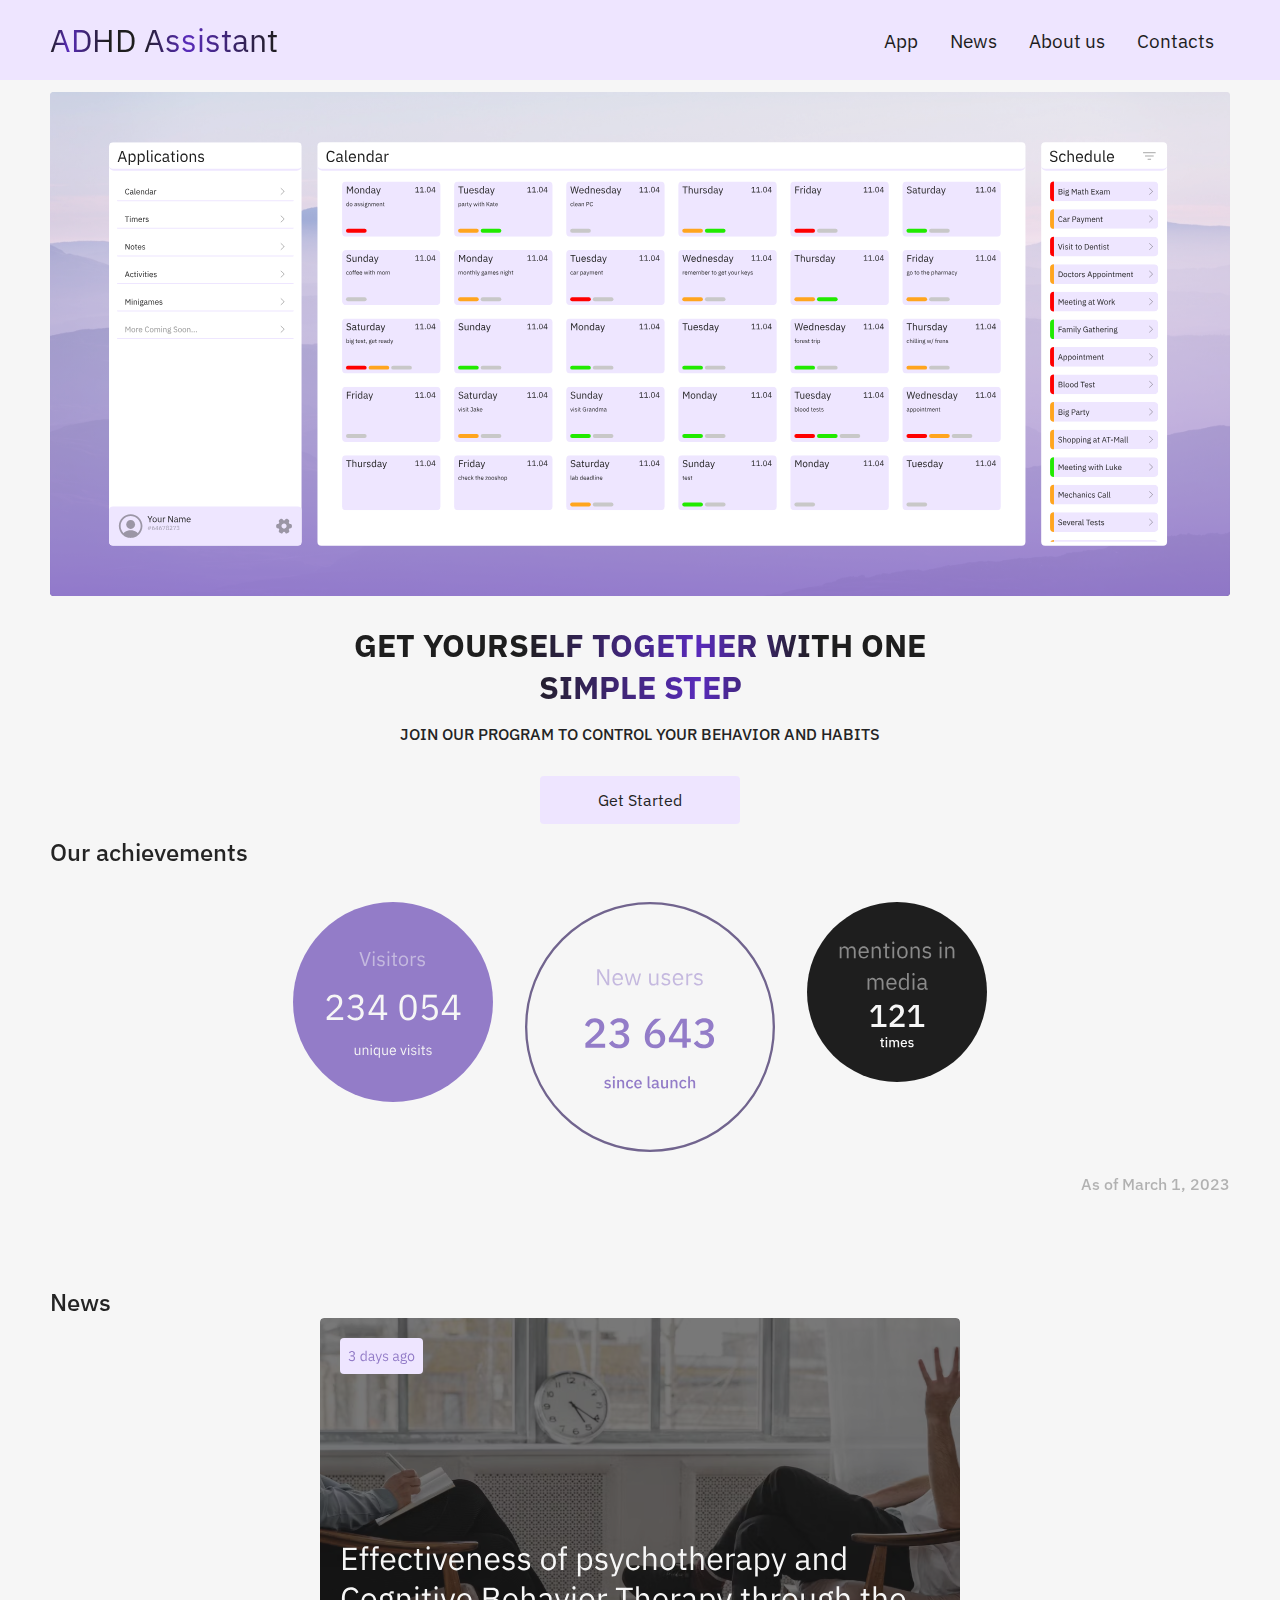
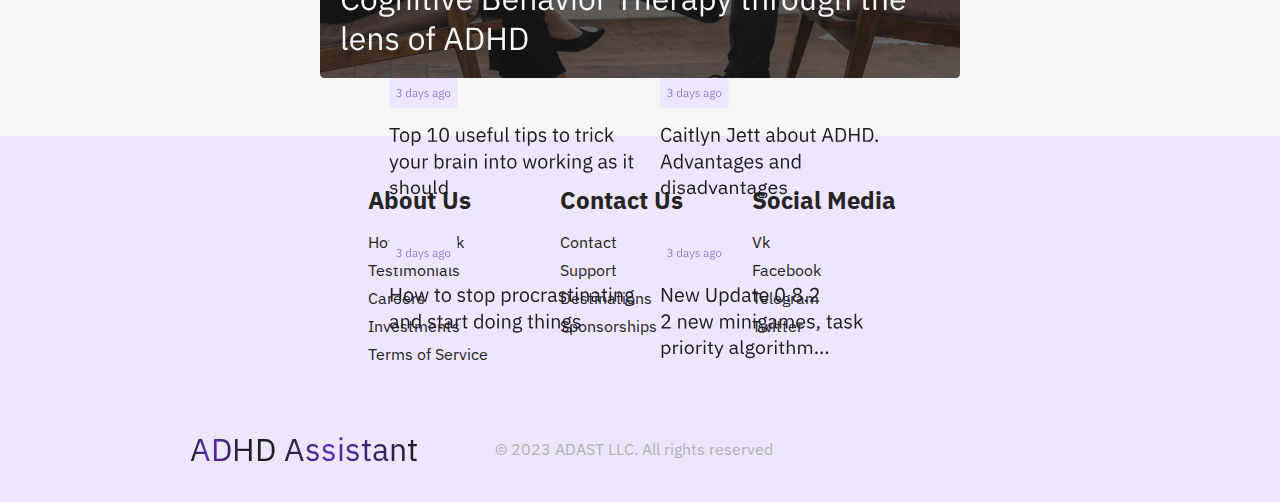
<file: index.html>
<!DOCTYPE html>
<html lang="en">
  <head>
    <meta charset="UTF-8" />
    <meta name="viewport" content="width=device-width, initial-scale=1.0" />
    <title>HTML CSS Website</title>
    <link rel="stylesheet" href="styles.css" />
    <link
      rel="stylesheet"
      href="https://use.fontawesome.com/releases/v5.14.0/css/all.css"
      integrity="sha384-HzLeBuhoNPvSl5KYnjx0BT+WB0QEEqLprO+NBkkk5gbc67FTaL7XIGa2w1L0Xbgc"
      crossorigin="anonymous"
    />
    <link
      href="https://fonts.googleapis.com/css2?family=IBM+Plex+Sans:wght@400;700&display=swap"
      rel="stylesheet"
    />
  </head>
  <body>
    <!-- Navbar Section -->
    <nav class="navbar">
      <div class="navbar__container">
        <a href="/" id="navbar__logo"><i class="fas fa-brain"></i>ADHD Assistant</a>
        <div class="navbar__toggle" id="mobile-menu">
          <span class="bar"></span> <span class="bar"></span>
          <span class="bar"></span>
        </div>
        <ul class="navbar__menu">
            <li class="navbar__item">
                <a href="/app" class="navbar__links">App</a>
            </li>  
          <li class="navbar__item">
            <a href="/" class="navbar__links">News</a>
          </li>
          <li class="navbar__item">
            <a href="/about" class="navbar__links">About us</a>
          </li>
          <li class="navbar__item">
            <a href="/contacts" class="navbar__links">Contacts</a>
          </li>
        </ul>
      </div>
    </nav>

    <!-- Hero Section -->
    <div class="main">
      <div class="main__container">
        <div class="main__img--container">
          <img id="main__img" src="images/pic1.svg" />
        </div>
        <div class="main__content">
          <h1>GET YOURSELF TOGETHER WITH ONE SIMPLE STEP</h1>
          <p>JOIN OUR PROGRAM TO CONTROL YOUR BEHAVIOR AND HABITS</p>
          <button class="main__btn"><a href="#">Get Started</a></button>
        </div>
        
      </div>
    </div>

    <!-- achievements Section -->
    <div class="achievements">
      <h1>Our achievements</h1>
      <div class="achievements__container">
        <div class="achievements__card">
        </div>
        <div class="achievements__card">
        </div>
        <div class="achievements__card">
        </div>
      </div>
        <p>As of March 1, 2023</p>
    </div>

    <!-- news Section -->
    <div class="news">
      <h1>News</h1>
        <div class="news__container">
          <div class="news__card">
          </div>
          <div class="grid__news__card">
            <div class="grid__news__column">
              <div class="mini__news__card">
              </div>
              <div class="mini__news__card">
              </div>
            </div>
            <div class="grid__news__column">
              <div class="mini__news__card_2">
              </div>
              <div class="mini__news__card_2">
              </div>
            </div>
        </div>
      </div>
      
    </div>

    <!-- Footer Section -->
    <div class="footer__container">
      <div class="footer__links">
        <div class="footer__link--wrapper">
          <div class="footer__link--items">
            <h2>About Us</h2>
            <a href="/">How we work</a> <a href="/">Testimonials</a>
            <a href="/">Careers</a> <a href="/">Investments</a>
            <a href="/">Terms of Service</a>
          </div>
          <div class="footer__link--items">
            <h2>Contact Us</h2>
            <a href="/">Contact</a> <a href="/">Support</a>
            <a href="/">Destinations</a> <a href="/">Sponsorships</a>
          </div>
        </div>
        <div class="footer__link--wrapper">
          <div class="footer__link--items">
            <h2>Social Media</h2>
            <a href="/">Vk</a> <a href="/">Facebook</a>
            <a href="/">Telegram</a> <a href="/">Twitter</a>
          </div>
        </div>
      </div>
      <section class="social__media">
        <div class="social__media--wrap">
          <div class="footer__logo">
            <a href="/" id="footer__logo"><i class="fas fa-brain"></i>ADHD Assistant</a>
          </div>
          <p class="website__rights">© 2023 ADAST LLC. All rights reserved</p>
          <div class="social__icons">
            <a
              class="social__icon--link"
              href="/"
              target="_blank"
              aria-label="Facebook"
            >
              <i class="fab fa-facebook"></i>
            </a>
            <a
              class="social__icon--link"
              href="/"
              target="_blank"
              aria-label="Vk"
            >
              <i class="fab fa-vk"></i>
            </a>
            <a
              class="social__icon--link"
              href="/"
              target="_blank"
              aria-label="Telegram"
            >
              <i class="fab fa-telegram"></i>
            </a>
            <a
              class="social__icon--link"
              href="/"
              target="_blank"
              aria-label="Twitter"
            >
              <i class="fab fa-twitter"></i>
            </a>
            <a
              class="social__icon--link"
              href="/"
              target="_blank"
              aria-label="LinkedIn"
            >
              <i class="fab fa-linkedin"></i>
            </a>
          </div>
        </div>
      </section>
    </div>
    <script src="app.js"></script>
  </body>
</html>
</file>
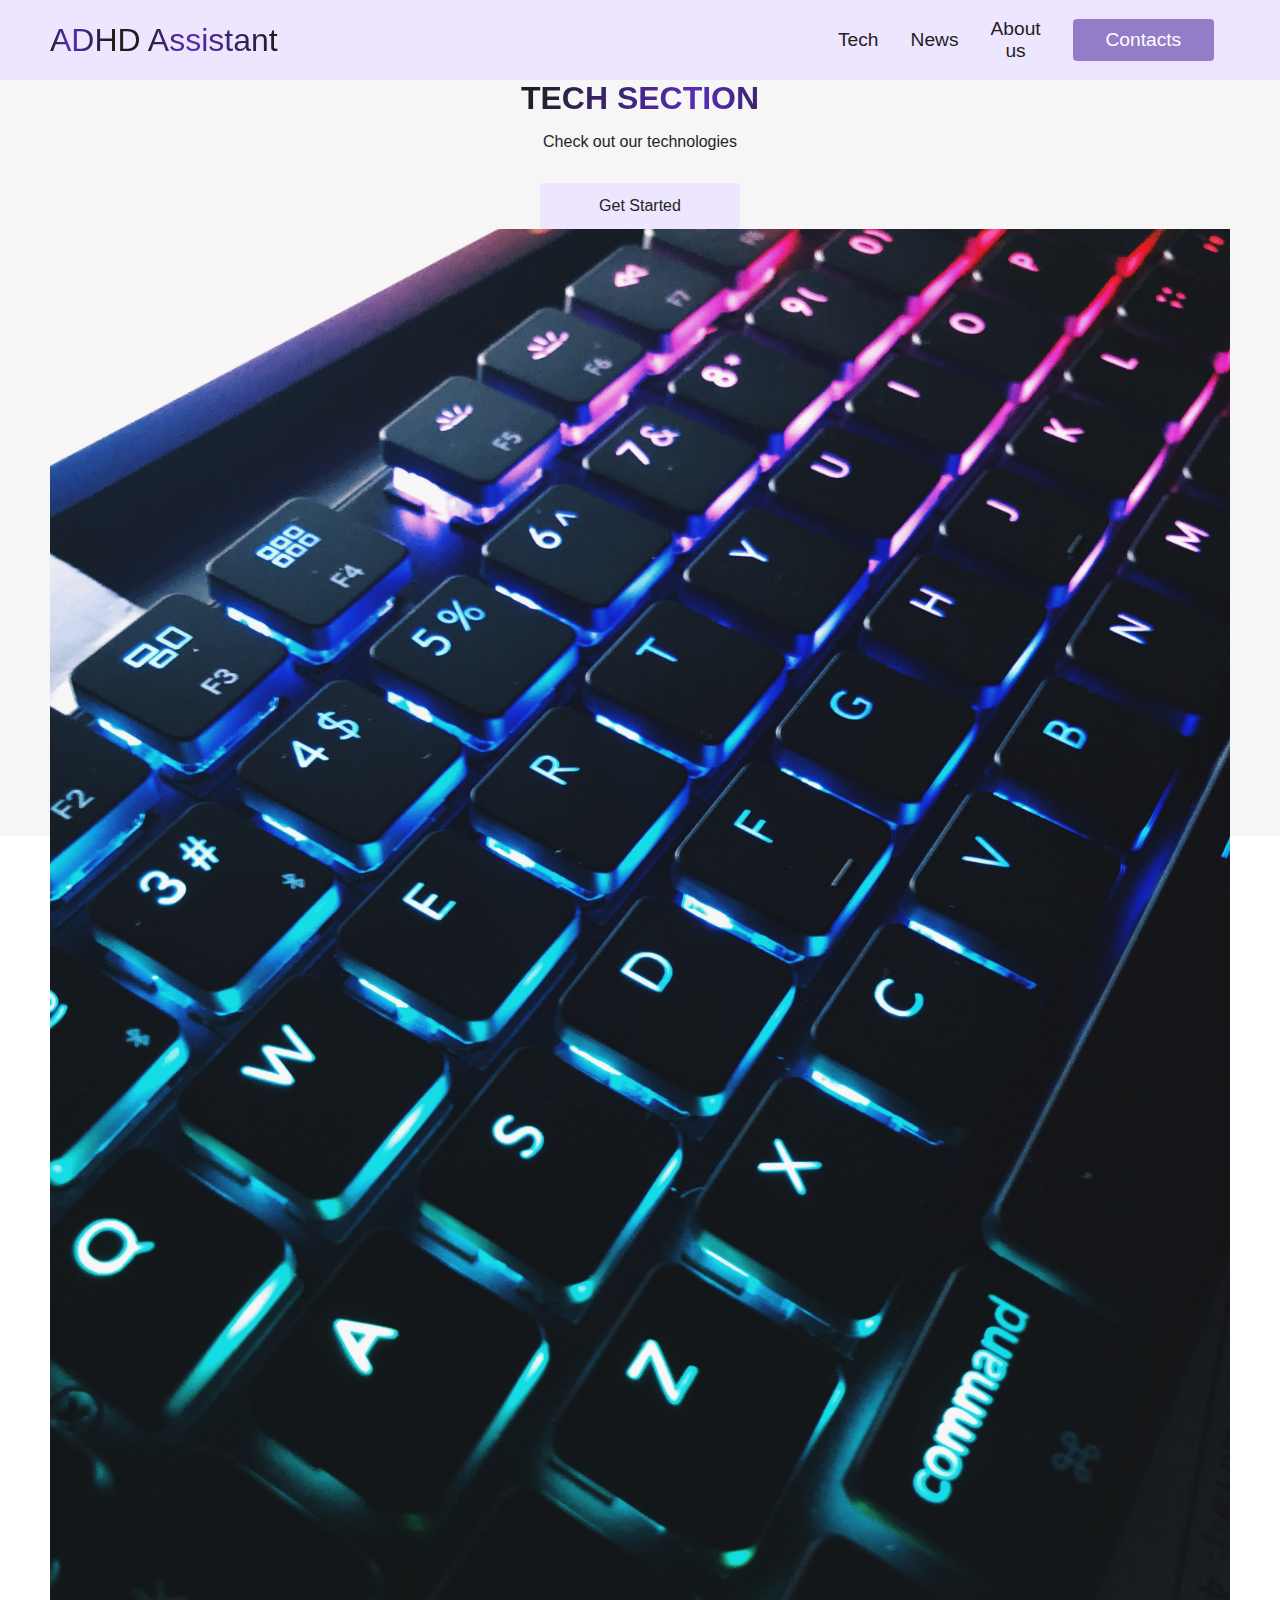
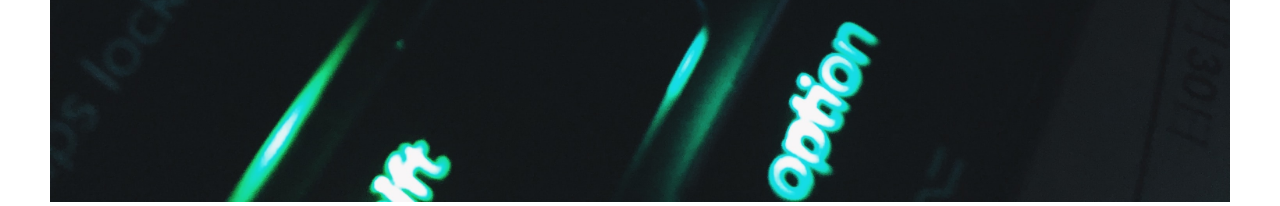
<file: app.html>
<!DOCTYPE html>
<html lang="en">
  <head>
    <meta charset="UTF-8" />
    <meta name="viewport" content="width=device-width, initial-scale=1.0" />
    <title>HTML CSS Website</title>
    <link rel="stylesheet" href="styles.css" />
    <link
      rel="stylesheet"
      href="https://use.fontawesome.com/releases/v5.14.0/css/all.css"
      integrity="sha384-HzLeBuhoNPvSl5KYnjx0BT+WB0QEEqLprO+NBkkk5gbc67FTaL7XIGa2w1L0Xbgc"
      crossorigin="anonymous"
    />
    <link
      href="https://fonts.googleapis.com/css2?family=Kumbh+Sans:wght@400;700&display=swap"
      rel="stylesheet"
    />
  </head>
  <body>
    <nav class="navbar">
      <div class="navbar__container">
        <a href="/" id="navbar__logo"><i class="fas fa-brain"></i>ADHD Assistant</a>
        <div class="navbar__toggle" id="mobile-menu">
          <span class="bar"></span> <span class="bar"></span>
          <span class="bar"></span>
        </div>
        <ul class="navbar__menu">
            <li class="navbar__item">
                <a href="/tech" class="navbar__links">Tech</a>
            </li>  
          <li class="navbar__item">
            <a href="/" class="navbar__links">News</a>
          </li>
          <li class="navbar__item">
            <a href="/products" class="navbar__links">About us</a>
          </li>
          <li class="navbar__btn">
            <a href="/sign-up" class="button">Contacts</a>
          </li>
        </ul>
      </div>
    </nav>
    <div class="main">
      <div class="main__container">
        <div class="main__content">
          <h1>TECH SECTION</h1>
          <p>Check out our technologies</p>
          <button class="main__btn"><a href="#">Get Started</a></button>
        </div>
        <div class="main__img-container">
          <img id="main__img" src="images/pic2.jpg" />
        </div>
      </div>
    </div>

    <script src="app.js"></script>
  </body>
</html>
</file>
<file: styles.css>
* {
    box-sizing: border-box;
    margin: 0;
    padding: 0;
    font-family: 'IBM Plex Sans', sans-serif;
  }
  
  .navbar {
    background: #EEE5FF;
    height: 80px;
    display: flex;
    justify-content: center;
    align-items: center;
    font-size: 1.2rem;
    position: sticky;
    top: 0;
    z-index: 999;
  }
  
  .navbar__container {
    display: flex;
    justify-content: space-between;
    height: 80px;
    z-index: 1;
    width: 100%;
    max-width: 1300px;
    margin-right: auto;
    margin-left: auto;
    padding-right: 50px;
    padding-left: 50px;
  }
  
  #navbar__logo {
    background-color: #592BBB;
    background-image: linear-gradient(to right,#1E1E1E 0%, #592BBB 8%, #1E1E1E 25%, #1E1E1E 40%, #592BBB 60%, #1E1E1E 100%);
    background-size: 100%;
    -webkit-background-clip: text;
    -moz-background-clip: text;
    -webkit-text-fill-color: transparent;
    -moz-text-fill-color: transparent;
    display: flex;
    align-items: center;
    cursor: pointer;
    text-decoration: none;
    font-size: 2rem;
  }
  
  .fa-gem {
    margin-right: 0.5rem;
  }
  
  .navbar__menu {
    display: flex;
    align-items: center;
    list-style: none;
    text-align: center;
  }
  
  .navbar__item {
    height: 80px;
  }
  
  .navbar__links {
    color: #1E1E1E;
    display: flex;
    align-items: center;
    justify-content: center;
    text-decoration: none;
    padding: 0 1rem;
    height: 100%;
  }
  
  .navbar__btn {
    display: flex;
    justify-content: center;
    align-items: center;
    padding: 0 1rem;
    width: 100%;
  }
  
  .button {
    display: flex;
    justify-content: center;
    align-items: center;
    text-decoration: none;
    padding: 10px 20px;
    height: 100%;
    width: 100%;
    border: none;
    outline: none;
    border-radius: 4px;
    background: #937CC8;
    color: #fff;
  }
  
  .button:hover {
    background: #8371AE;
    transition: all 0.3s ease-in-out;
  }
  
  .navbar__links:hover {
    color: #8371AE;
    transition: all 0.3s ease;
  }
  
  @media screen and (max-width: 960px) {
    .navbar__container {
      display: flex;
      justify-content: space-between;
      height: 80px;
      z-index: 1;
      width: 100%;
      max-width: 1300px;
      padding: 0;
    }
  
    .navbar__menu {
      display: grid;
      grid-template-columns: auto;
      margin: 0;
      width: 100%;
      position: absolute;
      top: -1000px;
      opacity: 1;
      transition: all 0.5s ease;
      height: 50vh;
      z-index: -1;
    }
  
    .navbar__menu.active {
      background: #EEE5FF;
      top: 100%;
      opacity: 1;
      transition: all 0.5s ease;
      z-index: 99;
      height: fit-content;
      font-size: 1.6rem;
    }
  
    #navbar__logo {
      padding-left: 25px;
    }
  
    .navbar__toggle .bar {
      width: 25px;
      height: 3px;
      margin: 5px auto;
      transition: all 0.3s ease-in-out;
      background: #fff;
    }
  
    .navbar__item {
      width: 100%;
      height: 5vh;
      border-bottom: 1px solid #F4EFFF;
    }
  
    .navbar__links {
      text-align: center;
      font-size: 1.2rem;
      width: 100%;
      display: table;
    }
  
    .button {
      display: flex;
      justify-content: center;
      align-items: center;
      width: 80%;
      height: 80px;
      margin: 0;
    }
  
    #mobile-menu {
      position: absolute;
      top: 20%;
      right: 5%;
      transform: translate(5%, 20%);
    }
  
    .navbar__toggle .bar {
      display: block;
      cursor: pointer;
    }
  
    #mobile-menu.is-active .bar:nth-child(2) {
      opacity: 0;
    }
  
    #mobile-menu.is-active .bar:nth-child(1) {
      transform: translateY(8px) rotate(45deg);
    }
  
    #mobile-menu.is-active .bar:nth-child(3) {
      transform: translateY(-8px) rotate(-45deg);
    }
  }
  
  /* Main Content CSS */
  .main {
    background-color: #f6f6f6;
  }
  
  .main__container {
    display: grid;
    align-items: center;
    justify-self: center;
    margin: 0 auto;
    height: 84vh;
    background-color: #f6f6f6;
    z-index: 1;
    width: 100%;
    max-width: 1300px;
    padding-right: 50px;
    padding-left: 50px;
  }
  
  .main__content {
    display: grid;
    color: #242424;
    width: 50%;
    align-items: center;
    justify-self: center;
  }
  
  .main__content h1 {
    font-size: 2rem;
    background-color: #592BBB;
    background-image: linear-gradient(to right,#1E1E1E 30%, #592BBB 60%, #1E1E1E 80%);
    background-size: 100%;
    text-align: center;
    -webkit-background-clip: text;
    -moz-background-clip: text;
    -webkit-text-fill-color: transparent;
    -moz-text-fill-color: transparent;
  }
  
  .main__content p {
    margin-top: 1rem;
    font-size: 1rem;
    font-weight: 500;
    text-align: center;
  }
  
  .main__btn {
    font-size: 1rem;
    background: #EEE5FF;
    padding: 14px 32px;
    border: none;
    border-radius: 4px;
    color: #EEE5FF;
    margin-top: 2rem;
    width: 200px;
    cursor: pointer;
    position: relative;
    transition: all 0.35s;
    outline: none;
    justify-self: center;
  }
  
  .main__btn a {
    position: relative;
    z-index: 2;
    color: #242424;
    text-decoration: none;
  }
  
  .main__btn:after {
    position: absolute;
    content: '';
    top: 0;
    left: 0;
    height: 100%;
    background: #E2DAF3;
    transition: all 0.5s ease-in-out;
    border-radius: 4px;
  }
  
  .main__btn:hover {
    color: #fff;
  }
  
  .main__btn:hover:after {
    width: 100%;
  }
  
  .main__img--container {
    text-align: center;
  }
  
  #main__img {
    height: 100%;
    width: 100%;
  }
  
  /* Mobile Responsive */
  @media screen and (max-width: 768px) {
    .main__container {
      display: grid;
      grid-template-columns: auto;
      align-items: center;
      justify-self: center;
      width: 100%;
      margin: 0 auto;
      height: 90vh;
    }
  
    .main__content {
      text-align: center;
      margin-bottom: 4rem;
    }
  
    .main__content h1 {
      font-size: 2.5rem;
      margin-top: 2rem;
    }
  
    .main__content h2 {
      font-size: 3rem;
    }
  
    .main__content p {
      margin-top: 1rem;
      font-size: 1.5rem;
    }
  }
  
  @media screen and (max-width: 480px) {
    .main__content h1 {
      font-size: 2rem;
      margin-top: 3rem;
    }
  
    .main__content h2 {
      font-size: 2rem;
    }
  
    .main__content p {
      margin-top: 2rem;
      font-size: 1.5rem;
    }
  
    .main__btn {
      padding: 12px 36px;
      margin: 2.5rem 0;
    }
  }
  
  /* achievements Section */
  .achievements {
    background: #f6f6f6;
    display: grid;
    margin: 0 auto;
    padding-bottom: 80px;
    flex-direction: row;
    height: 50vh;
    width: 100%;
  }
  
  .achievements h1 {
    justify-self: center;
    width: 100%;
    max-width: 1300px;
    padding-right: 50px;
    padding-left: 50px;
    background-color: #242424;
    background-size: 100%;
    -webkit-background-clip: text;
    -moz-background-clip: text;
    -webkit-text-fill-color: transparent;
    -moz-text-fill-color: transparent;
    font-size: 1.5rem;
    font-weight: 500;
  }

  .achievements p {
    justify-self: center;
    width: 100%;
    max-width: 1300px;
    padding-right: 50px;
    padding-left: 50px;
    text-align: right;
    background-color: #b1b1b1;
    background-size: 100%;
    -webkit-background-clip: text;
    -moz-background-clip: text;
    -webkit-text-fill-color: transparent;
    -moz-text-fill-color: transparent;
    font-size: 1rem;
    font-weight: 500;
  }
  
  .achievements__container {
    display: flex;
    justify-content: center;
    align-self: center;
    margin: 0 auto;
    flex-wrap: wrap;
    width: 100%;
    max-width: 1300px;
    padding-right: 50px;
    padding-left: 50px;
  }
  
  .achievements__card {
    margin: 1rem;
    height: 200px;
    width: 200px;
    border-radius: 4px;
    background-image: url('images/stat1.svg');
    background-size: cover;
    position: relative;
    color: #fff;
  }
  
  .achievements__card:before {
    opacity: 0.2;
  }
  
  .achievements__card:nth-child(2) {
    background-image: url('images/stat2.svg');
    height: 250px;
    width: 250px;
  }

  .achievements__card:nth-child(3) {
    background-image: url('images/stat3.svg');
    height: 180px;
    width: 180px;
  }
  
  .achievements__card:hover {
    transform: scale(1.075);
    transition: 0.2s ease-in;
    cursor: pointer;
  }

  /* News Section */

  .news {
    background: #f6f6f6;
    display:grid;
    flex-direction: row;
    height: 50vh;
    width: 100%;
    margin: 0 auto;
    padding-bottom: 80px;
  }

  .news__content {
    background: #f6f6f6;
    display: flex;
    flex-direction: row;
    height: 50vh;
    max-width: 1500px;
  }
  
  .news h1 {
    justify-self: center;
    width: 100%;
    max-width: 1300px;
    padding-right: 50px;
    padding-left: 50px;
    background-color: #242424;
    background-size: 100%;
    -webkit-background-clip: text;
    -moz-background-clip: text;
    -webkit-text-fill-color: transparent;
    -moz-text-fill-color: transparent;
    font-size: 1.5rem;
    font-weight: 500;
  }

  .news p {
    background-color: #b1b1b1;
    background-size: 100%;
    -webkit-background-clip: text;
    -moz-background-clip: text;
    -webkit-text-fill-color: transparent;
    -moz-text-fill-color: transparent;
    margin-bottom: 5rem;
    justify-self: right;
    font-size: 1rem;
    font-weight: 500;
  }
  
  .news__container {
    width: 100%;
    max-width: 1300px;
    padding-right: 50px;
    padding-left: 50px;
    display: flex;
    justify-content: center;
    justify-self: center;
    align-self: center;
    margin: 0 0;
    flex-wrap: wrap;
  }
  
  .news__card {
    height: 360px;
    float: left;
    width: 640px;
    border-radius: 4px;
    background-image: url('images/news.svg');
    background-size: cover;
    position: relative;
    color: #fff;
  }
  
  .news__card:before {
    opacity: 0.2;
  }
  
  .grid__news__column{
    width: 50%;
    padding-left: 20px;
  }

  .grid__news__card {
    width: 46%;
    height: auto;
    display: flex;
    align-items: center;
  }

  .mini__news__card {
    height: 140px;
    width: auto;
    border-radius: 4px;
    background-image: url('images/mini1.svg');
    background-size: cover;
    position: relative;
    color: #fff;
    padding-bottom: 20px;
    margin-bottom: 20px;
    border-bottom: 1px solid #EEE5FF;
  }

  .mini__news__card_2 {
    height: 140px;
    width: auto;
    border-radius: 4px;
    background-image: url('images/mini3.svg');
    background-size: cover;
    position: relative;
    color: #fff;
    padding-bottom: 20px;
    margin-bottom: 20px;
    border-bottom: 1px solid #EEE5FF;
  }

  .mini__news__card:hover {
    transform: scale(1.015);
    transition: 0.2s ease-in-out;
    cursor: pointer;
  }

  .mini__news__card_2:hover {
    transform: scale(1.015);
    transition: 0.2s ease-in-out;
    cursor: pointer;
  }

  .mini__news__card:nth-child(2) {
    background-image: url('images/mini2.svg');
  }

  .mini__news__card_2:nth-child(2) {
    background-image: url('images/mini4.svg');
  }

  .news__card:hover {
    transform: scale(1.015);
    transition: 0.2s ease-in-out;
    cursor: pointer;
  }
  
  @media screen and (max-width: 960px) {
    .achievements {
      height: 1600px;
    }
  }
  
  @media screen and (max-width: 480px) {
    .achievements {
      height: 1400px;
    }
  
    .achievements__card {
      width: 300px;
    }
  }
  
  /* Footer CSS */
  .footer__container {
    background-color: #EEE5FF;
    padding: 2rem 0;
    display: flex;
    flex-direction: column;
    justify-content: center;
    align-items: center;
  }
  
  #footer__logo {
    background-color: #592BBB;
    background-image: linear-gradient(to right,#1E1E1E 0%, #592BBB 8%, #1E1E1E 25%, #1E1E1E 40%, #592BBB 60%, #1E1E1E 100%);
    background-size: 100%;
    -webkit-background-clip: text;
    -moz-background-clip: text;
    -webkit-text-fill-color: transparent;
    -moz-text-fill-color: transparent;
    display: flex;
    align-items: center;
    cursor: pointer;
    text-decoration: none;
    font-size: 2rem;

  }
  
  .footer__links {
    width: 100%;
    max-width: 1000px;
    display: flex;
    justify-content: center;
  }
  
  .footer__link--wrapper {
    display: flex;
  }
  
  .footer__link--items {
    display: flex;
    flex-direction: column;
    align-items: flex-start;
    margin: 16px;
    text-align: left;
    width: 160px;
    box-sizing: border-box;
  }
  
  .footer__link--items h2 {
    margin-bottom: 16px;
  }
  
  .footer__link--items > h2 {
    color: #242424;
  }
  
  .footer__link--items a {
    color: #242424;
    text-decoration: none;
    margin-bottom: 0.5rem;
  }
  
  /* Social Icons */
  .social__icon--link {
    color: #b1b1b1;
    font-size: 24px;
  }
  
  .social__media {
    max-width: 1000px;
    width: 100%;
  }
  
  .social__media--wrap {
    display: flex;
    justify-content: space-between;
    align-items: center;
    width: 90%;
    max-width: 1000px;
    margin: 40px auto 0 auto;
  }
  
  .social__icons {
    display: flex;
    justify-content: space-between;
    align-items: center;
    width: 240px;
  }
  
  .social__logo {
    color: #b1b1b1;
    justify-self: start;
    margin-left: 20px;
    cursor: pointer;
    text-decoration: none;
    font-size: 2rem;
    display: flex;
    align-items: center;
    margin-bottom: 16px;
  }
  
  .website__rights {
    color: #b1b1b1;
  }
  
  @media screen and (max-width: 820px) {
    .footer__links {
      padding-top: 2rem;
    }
  
    #footer__logo {
      margin-bottom: 2rem;
    }
  
    .website__rights {
      margin-bottom: 2rem;
    }
  
    .footer__link--wrapper {
      flex-direction: column;
    }
  
    .social__media--wrap {
      flex-direction: column;
    }
  }
  
  @media screen and (max-width: 480px) {
    .footer__link--items {
      margin: 0;
      padding: 10px;
      width: 100%;
    }
  }
</file>
